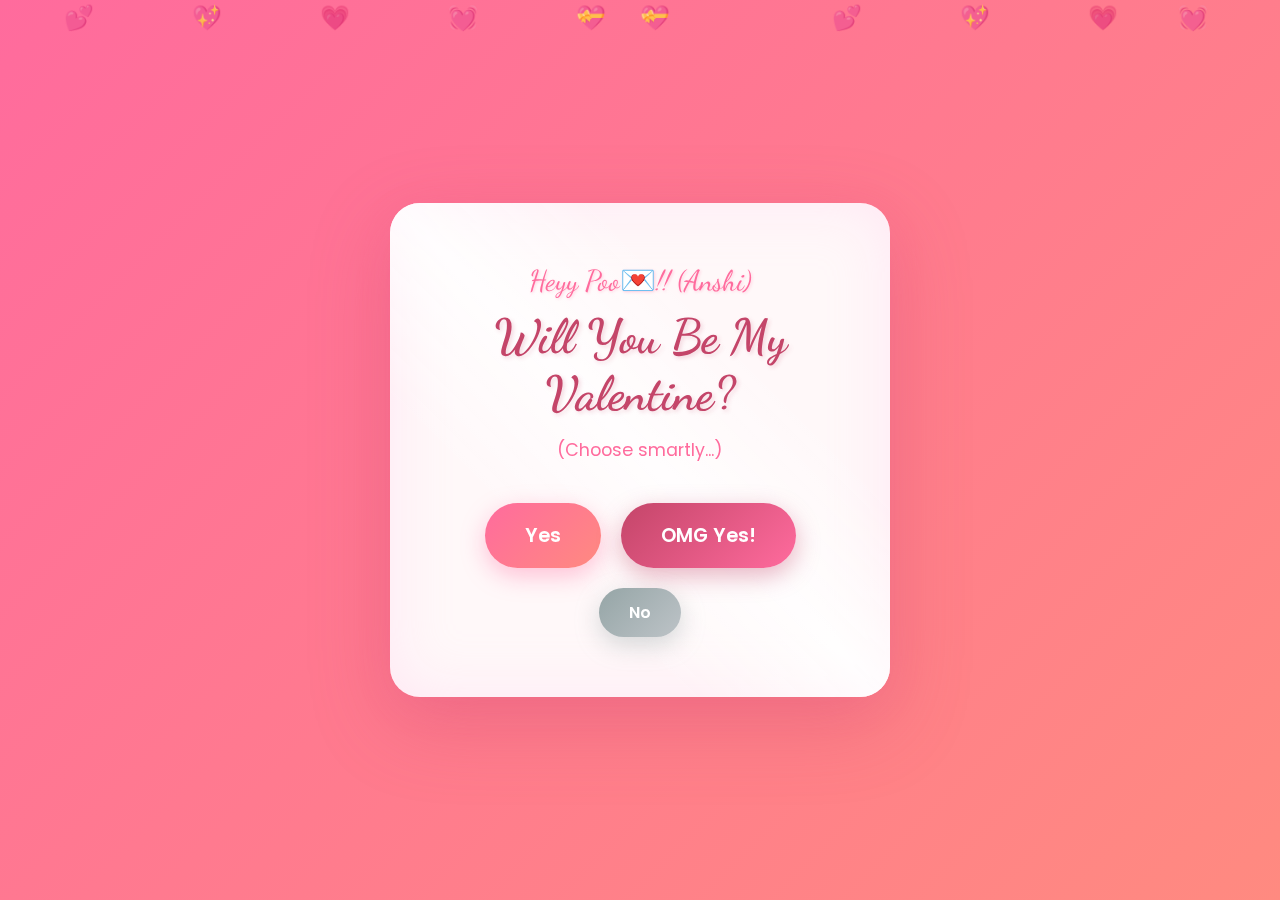
<file: index.html>
<!DOCTYPE html>
<html lang="en">
<head>
    <meta charset="UTF-8">
    <meta name="viewport" content="width=device-width, initial-scale=1.0">
    <title>Valentine's Day 💕</title>
    <link rel="stylesheet" href="styles.css">
    <link href="https://fonts.googleapis.com/css2?family=Dancing+Script:wght@400;700&family=Poppins:wght@300;400;600&display=swap" rel="stylesheet">
</head>
<body class="home-page">
    <div class="floating-hearts">
        <div class="heart">💕</div>
        <div class="heart">💖</div>
        <div class="heart">💗</div>
        <div class="heart">💓</div>
        <div class="heart">💝</div>
        <div class="heart">💕</div>
        <div class="heart">💖</div>
        <div class="heart">💗</div>
        <div class="heart">💓</div>
        <div class="heart">💝</div>
    </div>
    
    <div class="container">
        <div class="card main-card">
            <div class="sparkle"></div>
            <p class="greeting">Heyy Poo💌!! (Anshi)</p>
            <h1 class="title">Will You Be My Valentine?</h1>
            <p class="subtitle">(Choose smartly...) </p>
            
            <div class="buttons">
                <button class="btn btn-yes" onclick="playSound('yes'); navigateTo('cards.html')">
                    <span>Yes</span>
                    <div class="heart-burst">💕</div>
                </button>
                <button class="btn btn-omg" onclick="playSound('omg'); navigateTo('cards.html')">
                    <span>OMG Yes!</span>
                    <div class="heart-burst">💖</div>
                </button>
                <button class="btn btn-no" onclick="playSound('no'); navigateTo('no.html')">
                    <span>No</span>
                </button>
            </div>
        </div>
    </div>

    <script src="script.js"></script>
</body>
</html>
</file>
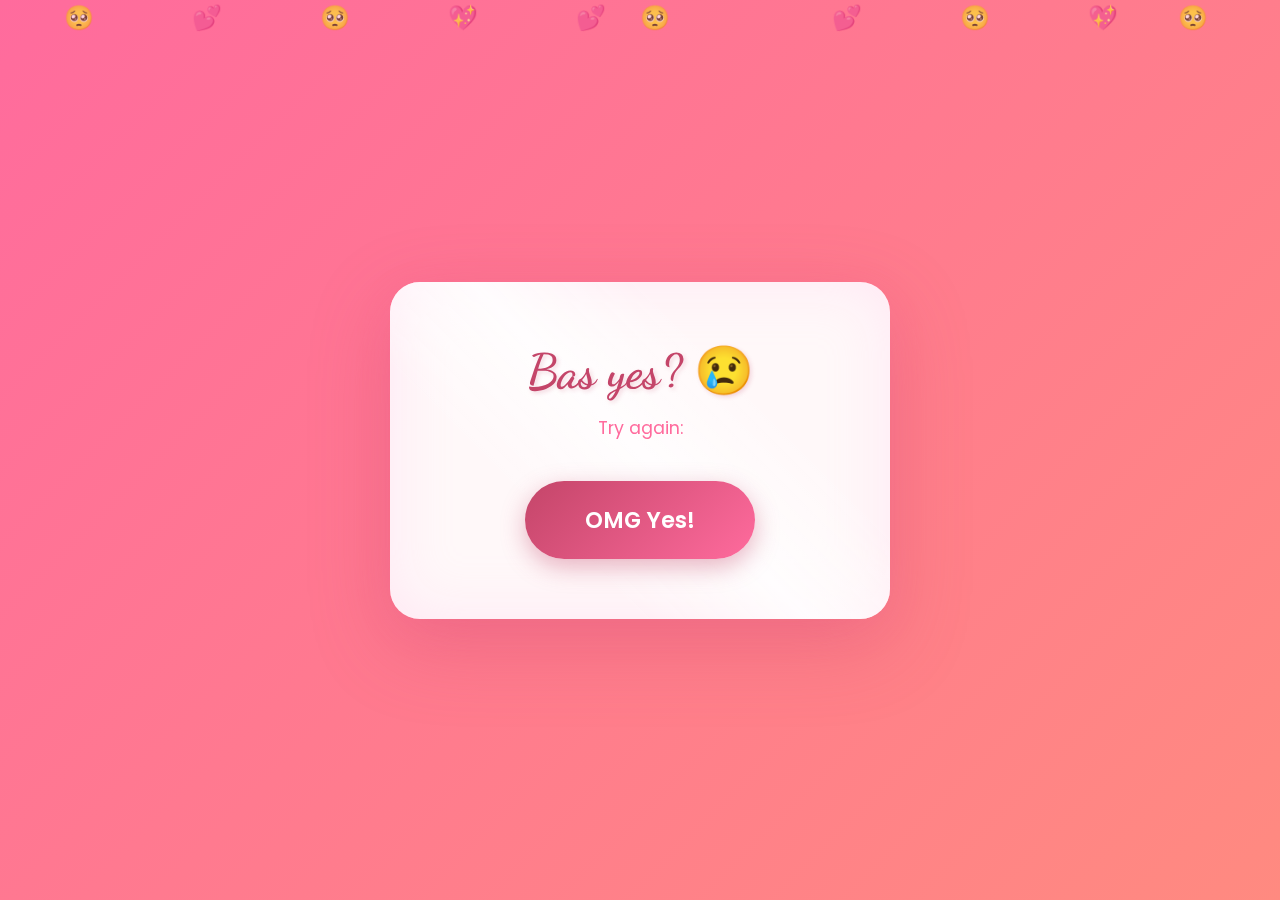
<file: bas-yes.html>
<!DOCTYPE html>
<html lang="en">
<head>
    <meta charset="UTF-8">
    <meta name="viewport" content="width=device-width, initial-scale=1.0">
    <title>Bas Yes? 😢</title>
    <link rel="stylesheet" href="styles.css">
    <link href="https://fonts.googleapis.com/css2?family=Dancing+Script:wght@400;700&family=Poppins:wght@300;400;600&display=swap" rel="stylesheet">
</head>
<body class="home-page">
    <div class="floating-hearts">
        <div class="heart">🥺</div>
        <div class="heart">💕</div>
        <div class="heart">🥺</div>
        <div class="heart">💖</div>
        <div class="heart">🥺</div>
        <div class="heart">💕</div>
        <div class="heart">🥺</div>
        <div class="heart">💖</div>
        <div class="heart">🥺</div>
        <div class="heart">💕</div>
    </div>
    
    <div class="container">
        <div class="card main-card">
            <div class="sparkle"></div>
            <h1 class="title sad-title">Bas yes? 😢</h1>
            <p class="subtitle">Try again:</p>
            
            <div class="buttons">
                <button class="btn btn-omg btn-large" onclick="playSound('omg'); navigateTo('cards.html')">
                    <span>OMG Yes!</span>
                    <div class="heart-burst">💖</div>
                </button>
            </div>
        </div>
    </div>

    <script src="script.js"></script>
</body>
</html>
</file>
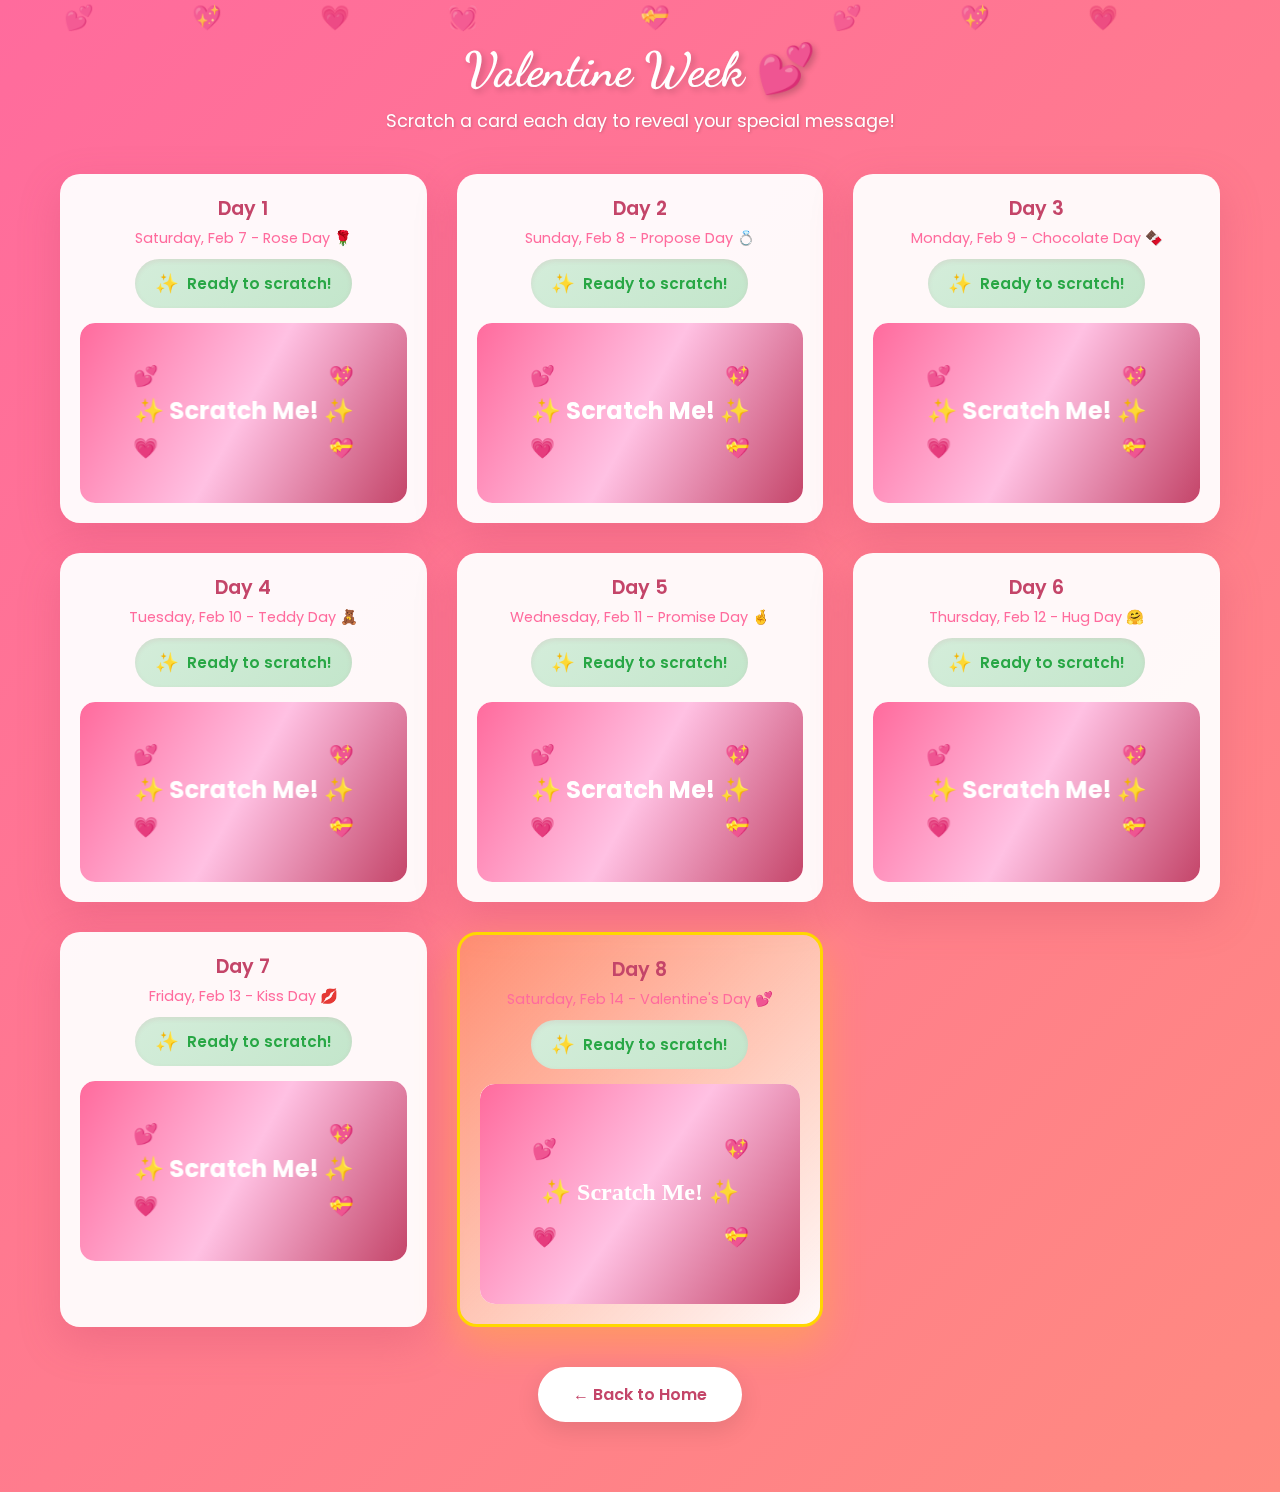
<file: cards.html>
<!DOCTYPE html>
<html lang="en">
<head>
    <meta charset="UTF-8">
    <meta name="viewport" content="width=device-width, initial-scale=1.0">
    <title>Valentine Week 💕</title>
    <link rel="stylesheet" href="styles.css">
    <link href="https://fonts.googleapis.com/css2?family=Dancing+Script:wght@400;700&family=Poppins:wght@300;400;600&display=swap" rel="stylesheet">
</head>
<body class="cards-page">
    <div class="floating-hearts">
        <div class="heart">💕</div>
        <div class="heart">💖</div>
        <div class="heart">💗</div>
        <div class="heart">💓</div>
        <div class="heart">💝</div>
        <div class="heart">💕</div>
        <div class="heart">💖</div>
        <div class="heart">💗</div>
    </div>

    <!-- Popup Modal -->
    <div class="modal-overlay" id="modal-overlay">
        <div class="modal-content" id="modal-content">
            <div class="modal-scroll-area">
                <div class="modal-emoji" id="modal-emoji">🌹</div>
                <h2 class="modal-title" id="modal-title">Happy Rose Day!</h2>
                <div class="modal-message-wrap">
                    <p class="modal-message" id="modal-message">Message here</p>
                </div>
                <div class="modal-wheel-wrap" id="modal-wheel-wrap" style="display: none;">
                    <p class="mall-picker-label">Where should we go for the dress?</p>
                    <div class="mall-picker-frame">
                        <div class="mall-picker-window" id="mall-picker-window">—</div>
                    </div>
                    <p class="mall-picker-hint" id="spot-picker-hint"></p>
                    <button type="button" class="spin-wheel-btn" id="spin-wheel-btn">Pick your spot! 🎡</button>
                    <p class="wheel-result" id="wheel-result"></p>
                </div>
            </div>
            <button class="modal-close" onclick="closeModal()">Close 💕</button>
        </div>
        <div class="wheel-result-popup" id="wheel-result-popup" role="dialog" aria-labelledby="wheel-popup-title" aria-modal="true" hidden>
            <div class="wheel-result-popup-inner">
                <p class="wheel-result-popup-title" id="wheel-popup-title">You're going to:</p>
                <p class="wheel-result-popup-place" id="wheel-result-popup-place">Bharatiya Mall of Bengaluru</p>
                <p class="wheel-result-popup-sub">Then we head on for Step 2. 💕</p>
                <button type="button" class="wheel-result-popup-btn" id="wheel-result-popup-dismiss" onclick="closeWheelResultPopup()">Got it!</button>
            </div>
        </div>
    </div>

    <!-- Concert reveal: outside modal so it shows when modal is closed -->
    <div class="concert-reveal-overlay" id="concert-reveal-overlay" role="dialog" aria-label="Concert reveal" hidden>
        <div class="concert-reveal-inner">
            <h2 class="concert-reveal-title">Step 2 — Tonight's surprise 🎵</h2>
            <p class="concert-reveal-message">We're ending the evening with live music. See you there! 💕</p>
            <div class="concert-poster-wrap">
                <img src="images/faheem-abdullah-bengaluru-poster.jpg" alt="Faheem Abdullah Bengaluru concert poster" class="concert-poster" id="concert-poster" onerror="this.style.display='none'; document.getElementById('concert-poster-fallback').classList.add('show');">
                <div class="concert-poster-fallback" id="concert-poster-fallback">Faheem Abdullah<br>Bengaluru</div>
            </div>
            <p class="concert-reveal-sub">Faheem Abdullah — Live in Bengaluru 🎤</p>
            <button type="button" class="concert-reveal-close" onclick="closeConcertReveal()">Love it! 💖</button>
        </div>
    </div>

    <div class="container cards-container">
        <h1 class="page-title">Valentine Week 💕</h1>
        <p class="page-subtitle">Scratch a card each day to reveal your special message!</p>
        
        <div class="cards-grid">
            <!-- Day 1 - Rose Day -->
            <div class="scratch-card-wrapper" data-day="1">
                <div class="day-label">Day 1</div>
                <div class="date-label">Saturday, Feb 7 - Rose Day 🌹</div>
                <div class="timer-display" id="timer-1">
                    <span class="timer-icon">⏰</span>
                    <span class="timer-text">Loading...</span>
                </div>
                <div class="scratch-card locked" id="card-1" 
                     data-emoji="🌹" 
                     data-title="Happy Rose Day!" 
                     data-message="Early to bed, early to rise... Tomorrow we chase flowers before the sun lights the skies! 🌅

Get ready for a colorful, chaotic & magical adventure!">
                    <canvas class="scratch-canvas" id="canvas-1"></canvas>
                    <div class="card-content" id="content-1">
                        <div class="card-emoji">🌹</div>
                        <p class="card-title">Happy Rose Day!</p>
                        <p class="card-message">Tap to read your message 💌</p>
                    </div>
                    <div class="scratch-overlay" id="overlay-1">
                        <span>🔒</span>
                        <p>Unlocks Soon!</p>
                    </div>
                </div>
            </div>

            <!-- Day 2 - Propose Day (Two Parts) -->
            <div class="scratch-card-wrapper" data-day="2">
                <div class="day-label">Day 2</div>
                <div class="date-label">Sunday, Feb 8 - Propose Day 💍</div>
                <div class="timer-display" id="timer-2">
                    <span class="timer-icon">⏰</span>
                    <span class="timer-text">Loading...</span>
                </div>
                <div class="scratch-card locked" id="card-2"
                     data-emoji="💇‍♀️"
                     data-title="Happy Propose Day!"
                     data-message="Happy Propose Day, gorgeous! 💍

Liked yesterday's roses? 🌹

I have a few proposals for you today...

💇‍♀️ Proposal 1: Salon date? (Not optional!)
🌙 Proposal 2: Evening surprise? (Details at noon!)
💤 Proposal 3: Beauty sleep tonight? (You'll need it!)

Say yes to all! 💕"
                     data-has-part2="true"
                     data-part2-emoji="🌙"
                     data-part2-title="Propose Day - Part 2!"
                     data-part2-message="The day isn't over yet... ✨

Choose tonight's vibe:"
                     data-options='[{"id": "yuki", "name": "🍣 Sushi and Soju at Yuki", "link": "https://share.google/4uaqIlXkjBJIFWY35"}, {"id": "oasis", "name": "🏊 Poolside dinner at Oasis", "link": "https://share.google/e95XyjarjNPw6d14z"}, {"id": "movie", "name": "🍿 Chill mode: Cinema + Comfort food"}]'>
                    <canvas class="scratch-canvas" id="canvas-2"></canvas>
                    <div class="card-content" id="content-2">
                        <div class="card-emoji">💍</div>
                        <p class="card-title">Happy Propose Day!</p>
                        <p class="card-message">Tap to read your message 💌</p>
                    </div>
                    <div class="scratch-overlay" id="overlay-2">
                        <span>🔒</span>
                        <p>Unlocks Soon!</p>
                    </div>
                </div>
                <div class="part2-timer" id="part2-timer-2" style="display: none;">
                    <span class="timer-icon">🎁</span>
                    <span class="timer-text">Part 2 unlocks at noon!</span>
                </div>
            </div>

            <!-- Day 3 - Chocolate Day -->
            <div class="scratch-card-wrapper" data-day="3">
                <div class="day-label">Day 3</div>
                <div class="date-label">Monday, Feb 9 - Chocolate Day 🍫</div>
                <div class="timer-display" id="timer-3">
                    <span class="timer-icon">⏰</span>
                    <span class="timer-text">Loading...</span>
                </div>
                <div class="scratch-card locked" id="card-3"
                     data-emoji="🍫"
                     data-title="Happy Chocolate Day!"
                     data-message="I know Monday is WFO... 🏢

But something sweet is waiting for you at home tonight! You deserve it after a long day!">
                    <canvas class="scratch-canvas" id="canvas-3"></canvas>
                    <div class="card-content" id="content-3">
                        <div class="card-emoji">🍫</div>
                        <p class="card-title">Happy Chocolate Day!</p>
                        <p class="card-message">Tap to read your message 💌</p>
                    </div>
                    <div class="scratch-overlay" id="overlay-3">
                        <span>🔒</span>
                        <p>Unlocks Soon!</p>
                    </div>
                </div>
            </div>

            <!-- Day 4 - Teddy Day -->
            <div class="scratch-card-wrapper" data-day="4">
                <div class="day-label">Day 4</div>
                <div class="date-label">Tuesday, Feb 10 - Teddy Day 🧸</div>
                <div class="timer-display" id="timer-4">
                    <span class="timer-icon">⏰</span>
                    <span class="timer-text">Loading...</span>
                </div>
                <div class="scratch-card locked" id="card-4"
                     data-emoji="☕"
                     data-title="Happy Teddy Day!"
                     data-message="WFH doesn't mean boring... 💻

Pack your laptop! We're working from somewhere cozy today. Good coffee + You = Perfect day!">
                    <canvas class="scratch-canvas" id="canvas-4"></canvas>
                    <div class="card-content" id="content-4">
                        <div class="card-emoji">☕</div>
                        <p class="card-title">Happy Teddy Day!</p>
                        <p class="card-message">Tap to read your message 💌</p>
                    </div>
                    <div class="scratch-overlay" id="overlay-4">
                        <span>🔒</span>
                        <p>Unlocks Soon!</p>
                    </div>
                </div>
            </div>

            <!-- Day 5 - Promise Day -->
            <div class="scratch-card-wrapper" data-day="5">
                <div class="day-label">Day 5</div>
                <div class="date-label">Wednesday, Feb 11 - Promise Day 🤞</div>
                <div class="timer-display" id="timer-5">
                    <span class="timer-icon">⏰</span>
                    <span class="timer-text">Loading...</span>
                </div>
                <div class="scratch-card locked" id="card-5"
                     data-emoji="🍳"
                     data-title="Happy Promise Day!"
                     data-message="Another WFO Wednesday... 🏢

But I promise to make the evening special! Coming home to cook your favorite meal together!">
                    <canvas class="scratch-canvas" id="canvas-5"></canvas>
                    <div class="card-content" id="content-5">
                        <div class="card-emoji">🍳</div>
                        <p class="card-title">Happy Promise Day!</p>
                        <p class="card-message">Tap to read your message 💌</p>
                    </div>
                    <div class="scratch-overlay" id="overlay-5">
                        <span>🔒</span>
                        <p>Unlocks Soon!</p>
                    </div>
                </div>
            </div>

            <!-- Day 6 - Hug Day -->
            <div class="scratch-card-wrapper" data-day="6">
                <div class="day-label">Day 6</div>
                <div class="date-label">Thursday, Feb 12 - Hug Day 🤗</div>
                <div class="timer-display" id="timer-6">
                    <span class="timer-icon">⏰</span>
                    <span class="timer-text">Loading...</span>
                </div>
                <div class="scratch-card locked" id="card-6"
                     data-emoji="🎬"
                     data-title="Happy Hug Day!"
                     data-message="Tonight we're staying in... 🛋️

Blankets, snacks, your favorite movie & endless cuddles! No phones allowed, just us!">
                    <canvas class="scratch-canvas" id="canvas-6"></canvas>
                    <div class="card-content" id="content-6">
                        <div class="card-emoji">🎬</div>
                        <p class="card-title">Happy Hug Day!</p>
                        <p class="card-message">Tap to read your message 💌</p>
                    </div>
                    <div class="scratch-overlay" id="overlay-6">
                        <span>🔒</span>
                        <p>Unlocks Soon!</p>
                    </div>
                </div>
            </div>

            <!-- Day 7 - Kiss Day -->
            <div class="scratch-card-wrapper" data-day="7">
                <div class="day-label">Day 7</div>
                <div class="date-label">Friday, Feb 13 - Kiss Day 💋</div>
                <div class="timer-display" id="timer-7">
                    <span class="timer-icon">⏰</span>
                    <span class="timer-text">Loading...</span>
                </div>
                <div class="scratch-card locked" id="card-7"
                     data-emoji="🍷"
                     data-title="Happy Kiss Day!"
                     data-message="Date Alert!!

I'm taking you somewhere special tonight — candlelight, good food & just the two of us!

Hint: Dress classy to match the destination. 💋">
                    <canvas class="scratch-canvas" id="canvas-7"></canvas>
                    <div class="card-content" id="content-7">
                        <div class="card-emoji">🍷</div>
                        <p class="card-title">Happy Kiss Day!</p>
                        <p class="card-message">Tap to read your message 💌</p>
                    </div>
                    <div class="scratch-overlay" id="overlay-7">
                        <span>🔒</span>
                        <p>Unlocks Soon!</p>
                    </div>
                </div>
            </div>

            <!-- Day 8 - Valentine's Day -->
            <div class="scratch-card-wrapper special" data-day="8">
                <div class="day-label">Day 8</div>
                <div class="date-label">Saturday, Feb 14 - Valentine's Day 💕</div>
                <div class="timer-display" id="timer-8">
                    <span class="timer-icon">⏰</span>
                    <span class="timer-text">Loading...</span>
                </div>
                <div class="scratch-card locked" id="card-8"
                     data-emoji="🎵"
                     data-title="Happy Valentine's Day!"
                     data-message="I've been counting the hours. Tonight is yours — and I've planned something I hope you'll never forget. 💕

Two steps. One evening. No spoilers... except this:

First, we find you something that makes you feel as beautiful as you are.
Then... you'll see. Some things are better left as a surprise until the very last moment.

Spin the wheel when you're ready — it'll point us where to start. ✨"
                     data-special="true"
                     data-has-part2="true">
                    <canvas class="scratch-canvas" id="canvas-8"></canvas>
                    <div class="card-content special-content" id="content-8">
                        <div class="card-emoji">🎵</div>
                        <p class="card-title">Happy Valentine's Day!</p>
                        <p class="card-message">Tap to read your message 💌</p>
                    </div>
                    <div class="scratch-overlay" id="overlay-8">
                        <span>🔒</span>
                        <p>Unlocks Soon!</p>
                    </div>
                </div>
                <div class="part2-timer" id="part2-timer-8" style="display: none;">
                    <span class="timer-icon">🎁</span>
                    <span class="timer-text">Step 2 unlocks at 3 PM</span>
                </div>
            </div>
        </div>

        <a href="index.html" class="back-btn">← Back to Home</a>
    </div>

    <script src="script.js"></script>
</body>
</html>
</file>
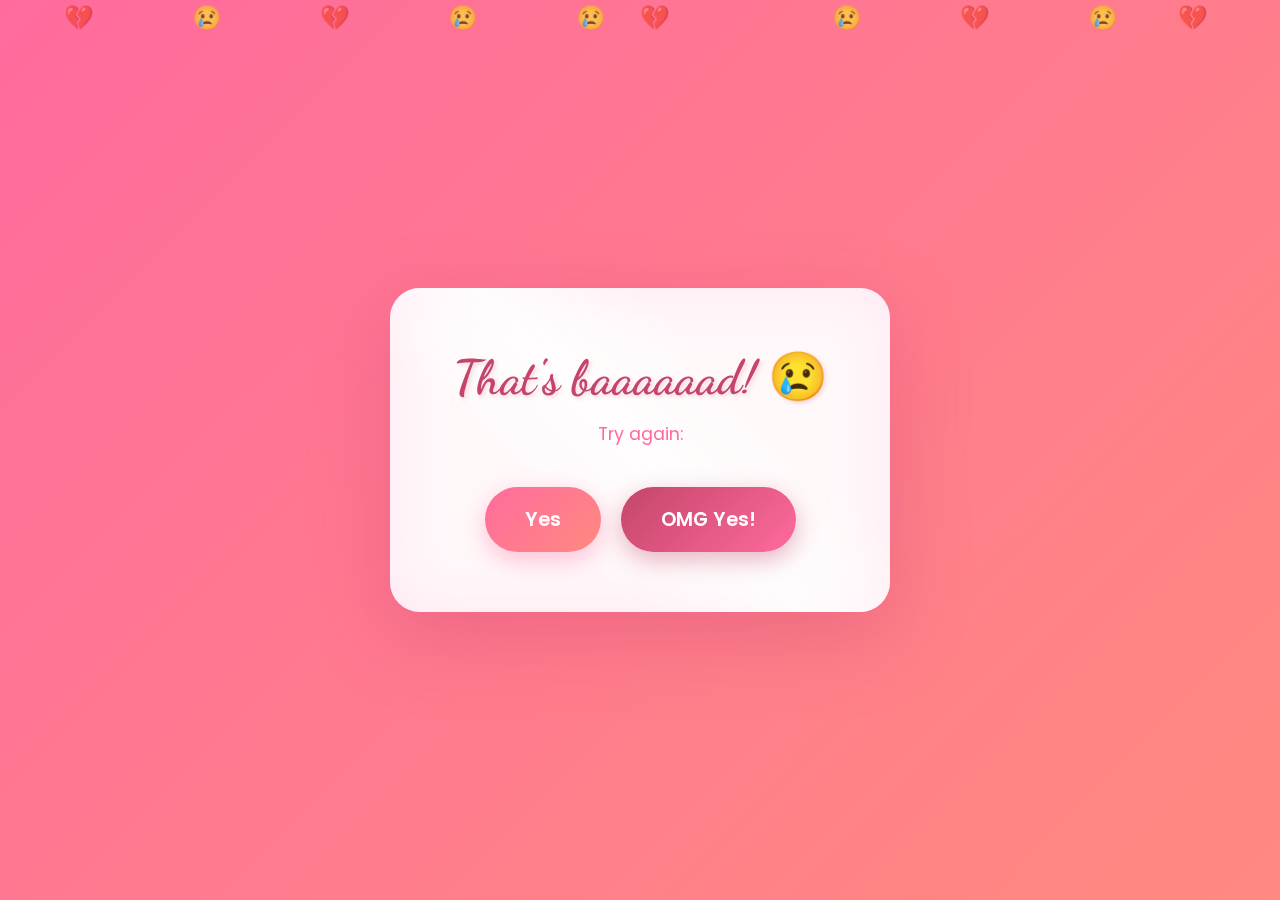
<file: no.html>
<!DOCTYPE html>
<html lang="en">
<head>
    <meta charset="UTF-8">
    <meta name="viewport" content="width=device-width, initial-scale=1.0">
    <title>That's Bad! 😢</title>
    <link rel="stylesheet" href="styles.css">
    <link href="https://fonts.googleapis.com/css2?family=Dancing+Script:wght@400;700&family=Poppins:wght@300;400;600&display=swap" rel="stylesheet">
</head>
<body class="home-page">
    <div class="floating-hearts">
        <div class="heart">💔</div>
        <div class="heart">😢</div>
        <div class="heart">💔</div>
        <div class="heart">😢</div>
        <div class="heart">💔</div>
        <div class="heart">😢</div>
        <div class="heart">💔</div>
        <div class="heart">😢</div>
        <div class="heart">💔</div>
        <div class="heart">😢</div>
    </div>
    
    <div class="container">
        <div class="card main-card sad-card">
            <div class="sparkle"></div>
            <h1 class="title sad-title">That's baaaaaad! 😢</h1>
            <p class="subtitle">Try again:</p>
            
            <div class="buttons">
                <button class="btn btn-yes" onclick="window.location.href='bas-yes.html'">
                    <span>Yes</span>
                    <div class="heart-burst">💕</div>
                </button>
                <button class="btn btn-omg" onclick="window.location.href='cards.html'">
                    <span>OMG Yes!</span>
                    <div class="heart-burst">💖</div>
                </button>
            </div>
        </div>
    </div>

    <script src="script.js"></script>
</body>
</html>
</file>
<file: styles.css>
/* Reset and Base Styles */
* {
    margin: 0;
    padding: 0;
    box-sizing: border-box;
}

body {
    font-family: 'Poppins', sans-serif;
    min-height: 100vh;
    background: linear-gradient(135deg, #ff6b9d 0%, #ff8a80 25%, #ffc1e3 50%, #ff6b9d 75%, #c44569 100%);
    background-size: 400% 400%;
    animation: gradientShift 15s ease infinite;
    overflow-x: hidden;
}

@keyframes gradientShift {
    0% { background-position: 0% 50%; }
    50% { background-position: 100% 50%; }
    100% { background-position: 0% 50%; }
}

/* Floating Hearts Animation */
.floating-hearts {
    position: fixed;
    top: 0;
    left: 0;
    width: 100%;
    height: 100%;
    pointer-events: none;
    z-index: 0;
    overflow: hidden;
}

.heart {
    position: absolute;
    font-size: 24px;
    animation: floatUp 6s ease-in-out infinite;
    opacity: 0.7;
}

.heart:nth-child(1) { left: 5%; animation-delay: 0s; animation-duration: 8s; }
.heart:nth-child(2) { left: 15%; animation-delay: 1s; animation-duration: 7s; }
.heart:nth-child(3) { left: 25%; animation-delay: 2s; animation-duration: 9s; }
.heart:nth-child(4) { left: 35%; animation-delay: 0.5s; animation-duration: 6s; }
.heart:nth-child(5) { left: 50%; animation-delay: 1.5s; animation-duration: 8s; }
.heart:nth-child(6) { left: 65%; animation-delay: 3s; animation-duration: 7s; }
.heart:nth-child(7) { left: 75%; animation-delay: 2.5s; animation-duration: 9s; }
.heart:nth-child(8) { left: 85%; animation-delay: 0.8s; animation-duration: 6s; }
.heart:nth-child(9) { left: 92%; animation-delay: 1.8s; animation-duration: 8s; }
.heart:nth-child(10) { left: 45%; animation-delay: 3.5s; animation-duration: 7s; }

@keyframes floatUp {
    0% {
        transform: translateY(100vh) rotate(0deg) scale(1);
        opacity: 0;
    }
    10% {
        opacity: 0.7;
    }
    90% {
        opacity: 0.7;
    }
    100% {
        transform: translateY(-100vh) rotate(360deg) scale(0.5);
        opacity: 0;
    }
}

/* Container */
.container {
    min-height: 100vh;
    display: flex;
    justify-content: center;
    align-items: center;
    padding: 20px;
    position: relative;
    z-index: 1;
}

/* Main Card Styles */
.main-card {
    background: rgba(255, 255, 255, 0.95);
    border-radius: 30px;
    padding: 60px 50px;
    text-align: center;
    box-shadow: 
        0 25px 80px rgba(196, 69, 105, 0.3),
        0 10px 40px rgba(255, 107, 157, 0.2),
        inset 0 0 60px rgba(255, 193, 227, 0.3);
    max-width: 500px;
    width: 100%;
    position: relative;
    overflow: hidden;
    animation: cardFloat 3s ease-in-out infinite;
}

@keyframes cardFloat {
    0%, 100% { transform: translateY(0); }
    50% { transform: translateY(-10px); }
}

.main-card::before {
    content: '';
    position: absolute;
    top: -50%;
    left: -50%;
    width: 200%;
    height: 200%;
    background: linear-gradient(
        45deg,
        transparent 40%,
        rgba(255, 255, 255, 0.8) 50%,
        transparent 60%
    );
    animation: shimmer 3s infinite;
}

@keyframes shimmer {
    0% { transform: translateX(-100%) rotate(45deg); }
    100% { transform: translateX(100%) rotate(45deg); }
}

.greeting {
    font-family: 'Dancing Script', cursive;
    font-size: 1.8rem;
    color: #ff6b9d;
    margin-bottom: 10px;
    position: relative;
    z-index: 1;
    text-shadow: 1px 1px 3px rgba(255, 107, 157, 0.3);
    animation: pulse 2s ease-in-out infinite;
}

@keyframes pulse {
    0%, 100% { transform: scale(1); }
    50% { transform: scale(1.05); }
}

.title {
    font-family: 'Dancing Script', cursive;
    font-size: 3rem;
    color: #c44569;
    margin-bottom: 15px;
    position: relative;
    z-index: 1;
    text-shadow: 2px 2px 4px rgba(196, 69, 105, 0.2);
}

.subtitle {
    font-size: 1.1rem;
    color: #ff6b9d;
    margin-bottom: 40px;
    position: relative;
    z-index: 1;
}

/* Button Styles */
.buttons {
    display: flex;
    gap: 20px;
    justify-content: center;
    flex-wrap: wrap;
    position: relative;
    z-index: 1;
}

.btn {
    padding: 18px 40px;
    font-size: 1.2rem;
    font-weight: 600;
    border: none;
    border-radius: 50px;
    cursor: pointer;
    transition: all 0.3s ease;
    position: relative;
    overflow: hidden;
    font-family: 'Poppins', sans-serif;
}

.btn-yes {
    background: linear-gradient(135deg, #ff6b9d 0%, #ff8a80 100%);
    color: white;
    box-shadow: 0 8px 25px rgba(255, 107, 157, 0.4);
}

.btn-omg {
    background: linear-gradient(135deg, #c44569 0%, #ff6b9d 100%);
    color: white;
    box-shadow: 0 8px 25px rgba(196, 69, 105, 0.4);
}

.btn-no {
    background: linear-gradient(135deg, #95a5a6 0%, #bdc3c7 100%);
    color: white;
    box-shadow: 0 8px 25px rgba(149, 165, 166, 0.4);
    font-size: 1rem;
    padding: 12px 30px;
}

.btn-no:hover {
    transform: translateY(-3px) scale(1.02);
    box-shadow: 0 12px 30px rgba(149, 165, 166, 0.4);
}

.btn-large {
    padding: 22px 60px;
    font-size: 1.4rem;
}

.sad-title {
    color: #c44569;
}

.sad-card {
    animation: shake 0.5s ease-in-out;
}

@keyframes shake {
    0%, 100% { transform: translateX(0); }
    20% { transform: translateX(-10px); }
    40% { transform: translateX(10px); }
    60% { transform: translateX(-10px); }
    80% { transform: translateX(10px); }
}

.btn:hover {
    transform: translateY(-5px) scale(1.05);
    box-shadow: 0 15px 40px rgba(255, 107, 157, 0.5);
}

.btn:active {
    transform: translateY(-2px) scale(1.02);
}

.heart-burst {
    position: absolute;
    top: 50%;
    left: 50%;
    transform: translate(-50%, -50%);
    opacity: 0;
    font-size: 2rem;
    pointer-events: none;
}

.btn:hover .heart-burst {
    animation: burst 0.6s ease-out forwards;
}

@keyframes burst {
    0% {
        opacity: 1;
        transform: translate(-50%, -50%) scale(0);
    }
    100% {
        opacity: 0;
        transform: translate(-50%, -50%) scale(3);
    }
}

/* Cards Page Styles */
.cards-page {
    padding-bottom: 50px;
}

.cards-container {
    flex-direction: column;
    align-items: center;
    padding-top: 40px;
}

.page-title {
    font-family: 'Dancing Script', cursive;
    font-size: 3rem;
    color: white;
    text-shadow: 3px 3px 6px rgba(0, 0, 0, 0.2);
    margin-bottom: 10px;
}

.page-subtitle {
    color: white;
    font-size: 1.1rem;
    text-shadow: 1px 1px 3px rgba(0, 0, 0, 0.2);
    margin-bottom: 40px;
}

/* Cards Grid */
.cards-grid {
    display: grid;
    grid-template-columns: repeat(auto-fit, minmax(280px, 1fr));
    gap: 30px;
    max-width: 1200px;
    width: 100%;
    padding: 0 20px;
}

/* Scratch Card Wrapper */
.scratch-card-wrapper {
    background: rgba(255, 255, 255, 0.95);
    border-radius: 20px;
    padding: 20px;
    box-shadow: 0 15px 40px rgba(196, 69, 105, 0.25);
    text-align: center;
    transition: transform 0.3s ease;
}

.scratch-card-wrapper:hover {
    transform: translateY(-5px);
}

.scratch-card-wrapper.special {
    background: linear-gradient(135deg, rgba(255, 215, 0, 0.2), rgba(255, 255, 255, 0.95));
    border: 3px solid #ffd700;
    box-shadow: 0 15px 40px rgba(255, 215, 0, 0.3);
}

.day-label {
    font-weight: 600;
    font-size: 1.2rem;
    color: #c44569;
    margin-bottom: 5px;
    cursor: pointer;
    user-select: none;
    transition: transform 0.1s ease;
}

.day-label:active {
    transform: scale(0.95);
}

.date-label {
    font-size: 0.9rem;
    color: #ff6b9d;
    margin-bottom: 10px;
}

/* Timer Display */
.timer-display {
    background: linear-gradient(135deg, #fff0f5, #ffe4ec);
    padding: 10px 20px;
    border-radius: 25px;
    margin-bottom: 15px;
    display: inline-flex;
    align-items: center;
    gap: 8px;
    box-shadow: inset 0 2px 5px rgba(196, 69, 105, 0.1);
}

.timer-icon {
    font-size: 1.2rem;
}

.timer-text {
    font-weight: 600;
    color: #c44569;
    font-size: 0.95rem;
}

.timer-display.unlocked {
    background: linear-gradient(135deg, #d4edda, #c3e6cb);
}

.timer-display.unlocked .timer-text {
    color: #28a745;
}

/* Scratch Card */
.scratch-card {
    position: relative;
    width: 100%;
    height: 180px;
    border-radius: 15px;
    overflow: hidden;
    cursor: pointer;
    background: linear-gradient(135deg, #ffc1e3, #ff6b9d);
}

.scratch-card.locked {
    cursor: not-allowed;
}

.scratch-canvas {
    position: absolute;
    top: 0;
    left: 0;
    width: 100%;
    height: 100%;
    z-index: 2;
    border-radius: 15px;
}

.card-content {
    position: absolute;
    top: 0;
    left: 0;
    width: 100%;
    height: 100%;
    display: flex;
    flex-direction: column;
    justify-content: center;
    align-items: center;
    padding: 20px;
    background: linear-gradient(135deg, #fff5f8, #ffffff);
    z-index: 1;
}

.card-emoji {
    font-size: 3rem;
    margin-bottom: 10px;
    animation: bounce 2s ease-in-out infinite;
}

@keyframes bounce {
    0%, 100% { transform: translateY(0); }
    50% { transform: translateY(-10px); }
}

.card-message {
    font-size: 1rem;
    color: #c44569;
    text-align: center;
    font-weight: 500;
    line-height: 1.5;
}

.special-content {
    background: linear-gradient(135deg, #fff5e6, #fff0f5);
}

.special-content .card-message {
    font-size: 1.1rem;
    color: #c44569;
}

/* Make Day 8 card bigger */
.scratch-card-wrapper.special .scratch-card {
    height: 220px;
}

/* Card content formatting */
.card-title {
    font-family: 'Dancing Script', cursive;
    font-size: 1.5rem;
    color: #c44569;
    margin-bottom: 8px;
}

.card-content .card-message {
    font-size: 0.9rem;
    line-height: 1.4;
    opacity: 0.9;
}

/* Popup Modal Styles */
.modal-overlay {
    position: fixed;
    top: 0;
    left: 0;
    width: 100%;
    height: 100%;
    background: rgba(0, 0, 0, 0.7);
    display: flex;
    justify-content: center;
    align-items: center;
    z-index: 1000;
    opacity: 0;
    visibility: hidden;
    transition: all 0.3s ease;
}

.modal-overlay.active {
    opacity: 1;
    visibility: visible;
}

.modal-content {
    background: linear-gradient(135deg, #fff5f8, #ffffff);
    border-radius: 25px;
    padding: 40px;
    max-width: 400px;
    width: 90%;
    max-height: 90vh;
    text-align: center;
    transform: scale(0.8);
    transition: transform 0.3s ease;
    box-shadow: 0 25px 60px rgba(196, 69, 105, 0.4);
    position: relative;
    display: flex;
    flex-direction: column;
}

.modal-overlay.active .modal-content {
    transform: scale(1);
}

.modal-content.special-modal {
    background: linear-gradient(135deg, #fff5e6, #fff0f5, #ffe4ec);
    border: 3px solid #ffd700;
    max-width: 450px;
    padding: 50px 40px;
}

.modal-scroll-area {
    flex: 1;
    min-height: 0;
    overflow-y: auto;
    -webkit-overflow-scrolling: touch;
    padding-right: 4px;
}

.modal-scroll-area::-webkit-scrollbar {
    width: 6px;
}

.modal-scroll-area::-webkit-scrollbar-track {
    background: rgba(196, 69, 105, 0.1);
    border-radius: 3px;
}

.modal-scroll-area::-webkit-scrollbar-thumb {
    background: rgba(196, 69, 105, 0.3);
    border-radius: 3px;
}

.modal-emoji {
    font-size: 4rem;
    margin-bottom: 15px;
    animation: bounce 2s ease-in-out infinite;
}

.modal-title {
    font-family: 'Dancing Script', cursive;
    font-size: 2rem;
    color: #c44569;
    margin-bottom: 20px;
}

.modal-message-wrap {
    max-height: 35vh;
    overflow-y: auto;
    -webkit-overflow-scrolling: touch;
    margin-bottom: 20px;
}

.modal-message-wrap::-webkit-scrollbar {
    width: 4px;
}

.modal-message-wrap::-webkit-scrollbar-thumb {
    background: rgba(196, 69, 105, 0.25);
    border-radius: 2px;
}

.modal-message {
    font-size: 1.1rem;
    color: #666;
    line-height: 1.6;
    margin: 0;
}

.modal-close {
    flex-shrink: 0;
    margin-top: 8px;
    background: linear-gradient(135deg, #ff6b9d 0%, #c44569 100%);
    color: white;
    border: none;
    padding: 12px 35px;
    border-radius: 50px;
    font-size: 1rem;
    font-weight: 600;
    cursor: pointer;
    transition: transform 0.3s ease, box-shadow 0.3s ease;
    font-family: 'Poppins', sans-serif;
}

.modal-close:hover {
    transform: translateY(-3px);
    box-shadow: 0 10px 30px rgba(196, 69, 105, 0.4);
}

/* Valentine's Day mall picker (slot-style) */
.modal-wheel-wrap {
    margin-top: 20px;
    padding-top: 20px;
    border-top: 1px solid rgba(196, 69, 105, 0.2);
}

.mall-picker-label {
    font-size: 0.95rem;
    color: #666;
    margin: 0 0 12px;
}

.mall-picker-frame {
    background: linear-gradient(145deg, #fff8fa, #ffe8ef);
    border: 3px solid rgba(196, 69, 105, 0.35);
    border-radius: 16px;
    padding: 20px 24px;
    margin: 0 auto 10px;
    max-width: 280px;
    box-shadow: inset 0 2px 8px rgba(196, 69, 105, 0.08);
}

.mall-picker-window {
    font-size: 1.15rem;
    font-weight: 700;
    color: #c44569;
    text-align: center;
    line-height: 1.4;
    min-height: 1.5em;
    transition: transform 0.05s ease;
}

.mall-picker-window.mall-picker-tick {
    transform: scale(1.03);
}

.mall-picker-hint {
    font-size: 0.7rem;
    color: #999;
    margin: 0 0 14px;
    line-height: 1.4;
}

.spin-wheel-btn {
    background: linear-gradient(135deg, #ff6b9d 0%, #c44569 100%);
    color: white;
    border: none;
    padding: 12px 24px;
    border-radius: 50px;
    font-size: 1rem;
    font-weight: 600;
    cursor: pointer;
    font-family: 'Poppins', sans-serif;
    margin-bottom: 12px;
    transition: transform 0.2s, opacity 0.2s;
}

.spin-wheel-btn:hover:not(:disabled) {
    transform: scale(1.05);
}

.spin-wheel-btn:disabled {
    opacity: 0.7;
    cursor: not-allowed;
}

.wheel-result {
    font-size: 0.95rem;
    color: #c44569;
    line-height: 1.5;
    margin: 0;
    min-height: 2.5em;
}

/* Wheel result popup overlay */
.wheel-result-popup {
    position: fixed;
    inset: 0;
    z-index: 1001;
    display: flex;
    align-items: center;
    justify-content: center;
    background: rgba(0, 0, 0, 0.5);
    opacity: 0;
    visibility: hidden;
    transition: opacity 0.25s ease, visibility 0.25s ease;
}

.wheel-result-popup:not([hidden]) {
    opacity: 1;
    visibility: visible;
}

.wheel-result-popup[hidden] {
    display: flex !important;
    pointer-events: none;
}

.wheel-result-popup-inner {
    background: linear-gradient(135deg, #fff5f8, #ffffff);
    border-radius: 20px;
    padding: 28px 32px;
    max-width: 320px;
    width: 90%;
    text-align: center;
    box-shadow: 0 20px 50px rgba(196, 69, 105, 0.35);
    border: 3px solid #ffd700;
    animation: wheelPopupIn 0.3s ease;
}

@keyframes wheelPopupIn {
    from {
        transform: scale(0.9);
        opacity: 0;
    }
    to {
        transform: scale(1);
        opacity: 1;
    }
}

.wheel-result-popup-title {
    font-size: 1rem;
    color: #666;
    margin: 0 0 8px;
}

.wheel-result-popup-place {
    font-size: 1.35rem;
    font-weight: 700;
    color: #c44569;
    margin: 0 0 12px;
    line-height: 1.3;
}

.wheel-result-popup-sub {
    font-size: 0.95rem;
    color: #666;
    margin: 0 0 20px;
    line-height: 1.4;
}

.wheel-result-popup-btn {
    background: linear-gradient(135deg, #ff6b9d 0%, #c44569 100%);
    color: white;
    border: none;
    padding: 12px 28px;
    border-radius: 50px;
    font-size: 1rem;
    font-weight: 600;
    cursor: pointer;
    font-family: 'Poppins', sans-serif;
    transition: transform 0.2s, box-shadow 0.2s;
}

.wheel-result-popup-btn:hover {
    transform: scale(1.05);
    box-shadow: 0 6px 20px rgba(196, 69, 105, 0.4);
}

/* Concert reveal (Step 2 – Valentine's Day) */
.concert-reveal-overlay {
    position: fixed;
    inset: 0;
    z-index: 1002;
    display: flex;
    align-items: center;
    justify-content: center;
    background: rgba(0, 0, 0, 0.75);
    opacity: 0;
    visibility: hidden;
    transition: opacity 0.3s ease, visibility 0.3s ease;
}

.concert-reveal-overlay:not([hidden]) {
    opacity: 1;
    visibility: visible;
}

.concert-reveal-overlay[hidden] {
    display: flex !important;
    pointer-events: none;
}

.concert-reveal-inner {
    background: linear-gradient(145deg, #1a0a0f, #2d1520);
    border-radius: 24px;
    padding: 28px 24px;
    max-width: 360px;
    width: 92%;
    text-align: center;
    box-shadow: 0 25px 60px rgba(0,0,0,0.5), 0 0 0 3px rgba(255, 107, 157, 0.4);
    animation: concertRevealIn 0.4s ease;
}

@keyframes concertRevealIn {
    from {
        transform: scale(0.85);
        opacity: 0;
    }
    to {
        transform: scale(1);
        opacity: 1;
    }
}

.concert-reveal-title {
    font-family: 'Dancing Script', cursive;
    font-size: 1.6rem;
    color: #ffc1e3;
    margin: 0 0 8px;
}

.concert-reveal-message {
    font-size: 0.95rem;
    color: rgba(255, 255, 255, 0.85);
    margin: 0 0 18px;
    line-height: 1.5;
}

.concert-poster-wrap {
    position: relative;
    border-radius: 16px;
    overflow: hidden;
    margin-bottom: 14px;
    background: rgba(255, 255, 255, 0.08);
    min-height: 180px;
    display: flex;
    align-items: center;
    justify-content: center;
}

.concert-poster {
    width: 100%;
    height: auto;
    max-height: 320px;
    object-fit: contain;
    display: block;
}

.concert-poster-fallback {
    display: none;
    position: absolute;
    inset: 0;
    align-items: center;
    justify-content: center;
    font-size: 1.5rem;
    font-weight: 700;
    color: #ff6b9d;
    text-align: center;
    line-height: 1.4;
    padding: 24px;
}

.concert-poster-fallback.show {
    display: flex;
}

.concert-reveal-sub {
    font-size: 0.9rem;
    color: rgba(255, 193, 227, 0.9);
    margin: 0 0 20px;
}

.concert-reveal-close {
    background: linear-gradient(135deg, #ff6b9d 0%, #c44569 100%);
    color: white;
    border: none;
    padding: 14px 32px;
    border-radius: 50px;
    font-size: 1rem;
    font-weight: 600;
    cursor: pointer;
    font-family: 'Poppins', sans-serif;
    transition: transform 0.2s, box-shadow 0.2s;
}

.concert-reveal-close:hover {
    transform: scale(1.05);
    box-shadow: 0 8px 25px rgba(196, 69, 105, 0.5);
}

.scratch-card.scratched {
    cursor: pointer;
}

.scratch-card.scratched:hover {
    transform: scale(1.02);
    transition: transform 0.2s ease;
}

.tap-hint {
    font-size: 0.75rem;
    color: #999;
    margin-top: 8px;
}

/* Part 2 Timer */
.part2-timer {
    background: linear-gradient(135deg, #fff0f5, #ffe4ec);
    padding: 10px 15px;
    border-radius: 15px;
    margin-top: 10px;
    display: flex;
    align-items: center;
    justify-content: center;
    flex-wrap: wrap;
    gap: 6px 8px;
    font-size: 0.85rem;
    color: #c44569;
    font-weight: 500;
    animation: pulse 2s ease-in-out infinite;
    cursor: pointer;
}

.part2-timer-hint {
    width: 100%;
    font-size: 0.7rem;
    color: rgba(196, 69, 105, 0.7);
    font-weight: 400;
}

.part2-timer.unlocked {
    background: linear-gradient(135deg, #d4edda, #c3e6cb);
    color: #28a745;
    cursor: pointer;
}

/* Date Options in Modal */
.date-options {
    display: flex;
    flex-direction: column;
    gap: 15px;
    margin: 20px 0;
}

.date-option-wrapper {
    display: flex;
    flex-direction: column;
    gap: 6px;
}

.preview-link {
    font-size: 0.85rem;
    color: #ff6b9d;
    text-decoration: none;
    font-weight: 500;
    padding: 6px 12px;
    background: linear-gradient(135deg, #fff0f5, #ffe4ec);
    border-radius: 20px;
    align-self: flex-start;
    margin-left: 10px;
    transition: all 0.3s ease;
    border: 1px dashed #ffc1e3;
}

.preview-link:hover {
    background: linear-gradient(135deg, #ffe4ec, #ffc1e3);
    transform: scale(1.05);
    color: #c44569;
}

.date-option {
    background: linear-gradient(135deg, #fff5f8, #ffe4ec);
    border: 2px solid #ffc1e3;
    padding: 15px 20px;
    border-radius: 15px;
    font-size: 1rem;
    font-weight: 500;
    color: #c44569;
    cursor: pointer;
    transition: all 0.3s ease;
    font-family: 'Poppins', sans-serif;
    width: 100%;
}

.date-option:hover {
    background: linear-gradient(135deg, #ff6b9d, #c44569);
    color: white;
    transform: translateY(-3px);
    box-shadow: 0 8px 25px rgba(196, 69, 105, 0.3);
}

/* Confirmation Modal */
.confirmation-emoji {
    font-size: 5rem;
    margin-bottom: 20px;
    animation: bounce 1s ease-in-out infinite;
}

.confirmation-message {
    font-family: 'Dancing Script', cursive;
    font-size: 1.8rem;
    color: #c44569;
    line-height: 1.4;
}

/* Locked Overlay */
.scratch-overlay {
    position: absolute;
    top: 0;
    left: 0;
    width: 100%;
    height: 100%;
    background: linear-gradient(135deg, #e0e0e0, #bdbdbd);
    display: flex;
    flex-direction: column;
    justify-content: center;
    align-items: center;
    z-index: 3;
    border-radius: 15px;
}

.scratch-overlay span {
    font-size: 3rem;
    margin-bottom: 10px;
}

.scratch-overlay p {
    color: #666;
    font-weight: 600;
}

.scratch-overlay.hidden {
    display: none;
}

/* Back Button */
.back-btn {
    margin-top: 40px;
    display: inline-block;
    padding: 15px 35px;
    background: white;
    color: #c44569;
    text-decoration: none;
    border-radius: 50px;
    font-weight: 600;
    transition: all 0.3s ease;
    box-shadow: 0 8px 25px rgba(0, 0, 0, 0.1);
}

.back-btn:hover {
    transform: translateY(-3px);
    box-shadow: 0 12px 35px rgba(0, 0, 0, 0.15);
    background: #fff0f5;
}

/* Responsive Styles */
@media (max-width: 768px) {
    .title {
        font-size: 2.2rem;
    }
    
    .main-card {
        padding: 40px 30px;
    }
    
    .buttons {
        flex-direction: column;
    }
    
    .btn {
        width: 100%;
    }
    
    .page-title {
        font-size: 2.2rem;
    }
    
    .cards-grid {
        grid-template-columns: 1fr;
    }
}

/* Scratched State */
.scratch-card.scratched .scratch-canvas {
    opacity: 0;
    transition: opacity 0.5s ease;
}

/* Confetti Animation for revealed cards */
@keyframes confetti {
    0% { transform: translateY(0) rotate(0deg); opacity: 1; }
    100% { transform: translateY(-100px) rotate(720deg); opacity: 0; }
}

.confetti {
    position: absolute;
    width: 10px;
    height: 10px;
    background: #ff6b9d;
    animation: confetti 1s ease-out forwards;
}
</file>
